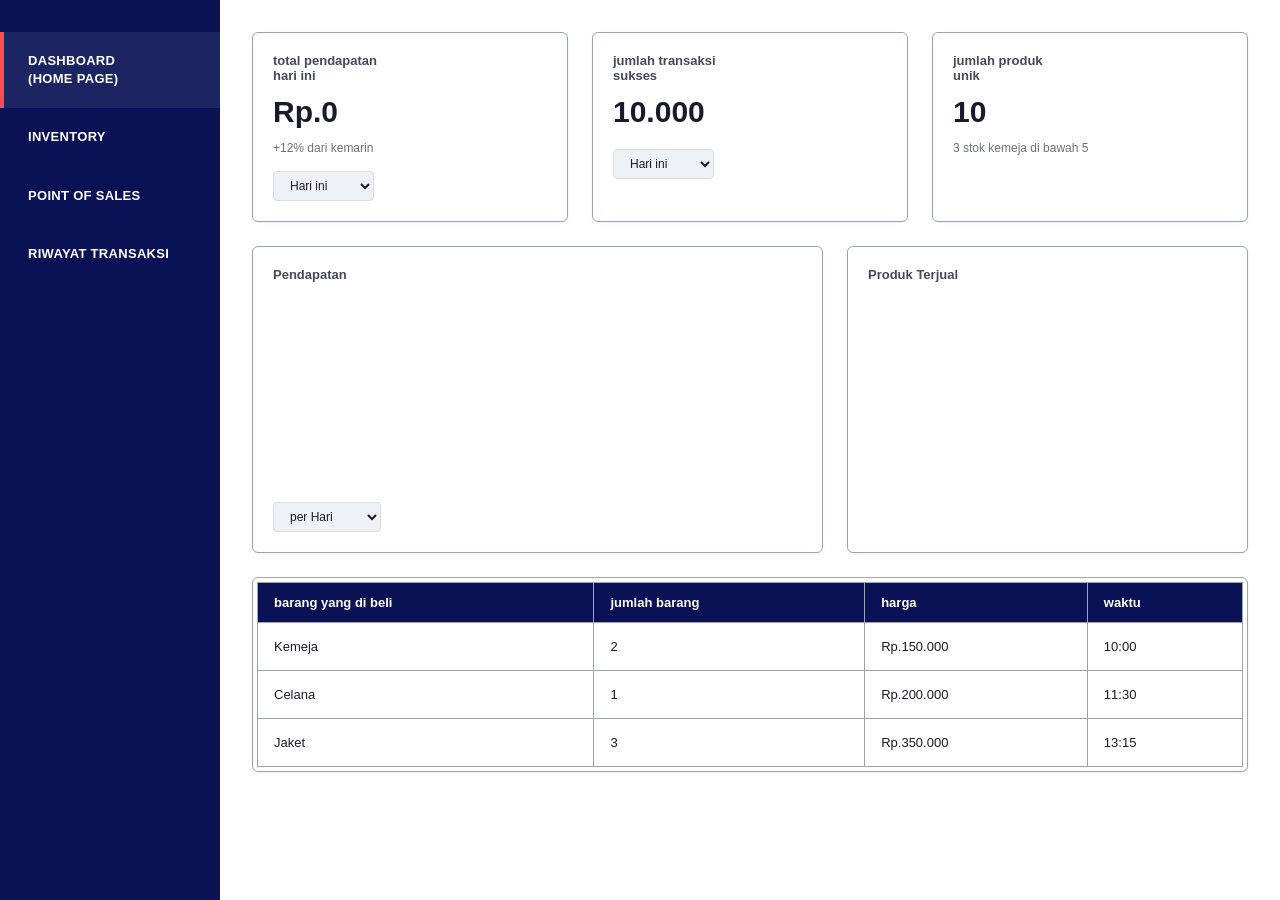
<file: index.html>
<!DOCTYPE html>

<html lang="id">
    <head>
        <meta charset="UTF-8">
        <meta name="viewport" content="width=device-width, initial-scale=1.0">
        <title>big shelf</title>
        <link rel="stylesheet" href="style.css">
    </head>
    <body class="page-dashboard">
        <aside class="sidebar">
            <nav class="sidemenu">
                <a class="dashboard" href="index.html">DASHBOARD<br>(HOME PAGE)</a>
                <a class="inven" href="inventory.html">INVENTORY</a>
                <a class="sales" href="pointofsales.html">POINT OF SALES</a>
                <a class="trans" href="riwayattransaksi.html">RIWAYAT TRANSAKSI</a>
            </nav>
        </aside>
        <main>
            <section class="pendapatan">
                <h3>total pendapatan<br>hari ini</h3>
                <h2 id="totalPendapatan">Rp.0</h2>
                <span>+12% dari kemarin</span>
                <select id="filterPendapatan">
                    <option value="hari">Hari ini</option>
                    <option value="minggu">Minggu ini</option>
                    <option value="bulan">Bulan ini</option>
                </select>
            </section>
            <section class="transaksi">
                <h3>jumlah transaksi<br>sukses</h3>
                <h2 id="jumlahTransaksi">10.000</h2>
                <select id="filterTransaksi">
                    <option value="hari">Hari ini</option>
                    <option value="minggu">Minggu ini</option>
                    <option value="bulan">Bulan ini</option>
                </select>
            </section>
            <section class="produk">
                <h3>jumlah produk<br>unik</h3>
                <h2 id="jumlahProduk">10</h2>
                <span id="infoStok">stok kemeja di bawah 5</span>
            </section>
            <section class="chartpendapatan">
                <h3>Pendapatan</h3>
                <canvas id="chartPendapatan"></canvas>
                <select id="filterChartPendapatan">
                    <option>per Hari</option>
                    <option>Per minggu</option>
                    <option>Per bulan</option>
                </select>
            </section>
            <section class="produkterjual">
                <h3>Produk Terjual</h3>
                <canvas id="chartProdukTerjual"></canvas>
            </section>
            <section class="">
                <table id="tabelTransaksi" border="1">
                    <tr>
                        <th>barang yang di beli</th>
                        <th>jumlah barang</th>
                        <th>harga</th>
                        <th>waktu</th>
                    </tr>
                </table>
            </section>
        </main>
        <script src="script.js"></script>
    </body>
</html>
</file>
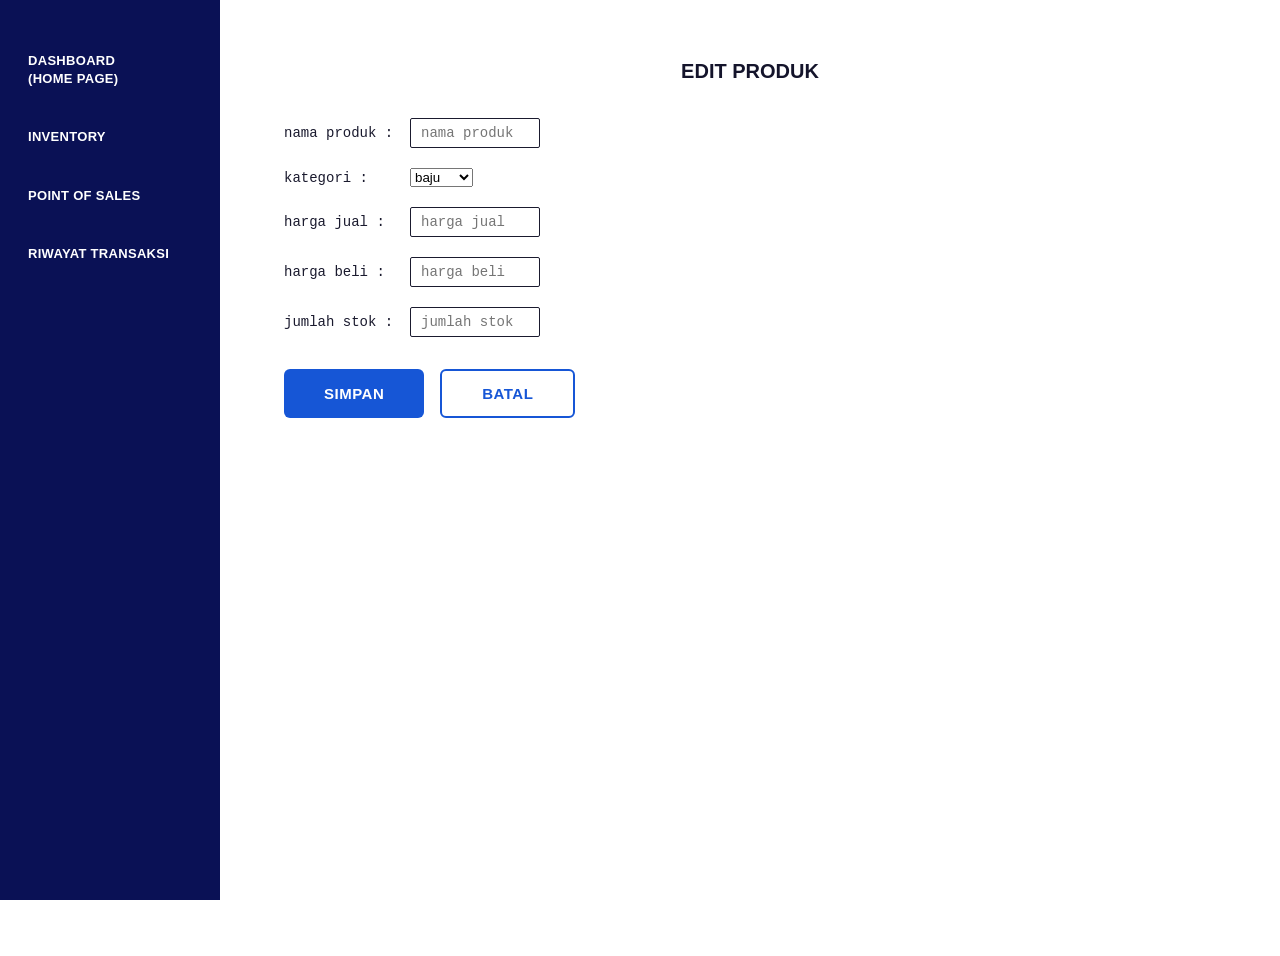
<file: editproduk.html>
<!DOCTYPE html>
<html lang="id">
<head>
    <meta charset="UTF-8">
    <meta name="viewport" content="width=device-width, initial-scale=1.0">
    <title>edit produk</title>
    <link rel="stylesheet" href="style.css">
</head>
<body>

    <aside class="sidebar">
        <nav class="sidemenu">
            <a class="dashboard" href="index.html">DASHBOARD<br>(HOME PAGE)</a>
            <a class="inven" href="inventory.html">INVENTORY</a>
            <a class="sales" href="pointofsales.html">POINT OF SALES</a>
            <a class="trans" href="riwayattransaksi.html">RIWAYAT TRANSAKSI</a>
        </nav>
    </aside>

    <h1>EDIT PRODUK</h1>

    <div class="form-row">
        <h3>nama produk :</h3>
        <input type="text" id="namaProduk" placeholder="nama produk">
    </div>

    <div class="form-row">
        <h3>kategori :</h3>
        <select id="kategori">
            <option value="1">baju</option>
            <option value="2">celana</option>
            <option value="3">sepatu</option>
        </select>
    </div>

    <div class="form-row">
        <h3>harga jual :</h3>
        <input type="number" id="hargaJual" placeholder="harga jual">
    </div>

    <div class="form-row">
        <h3>harga beli :</h3>
        <input type="number" id="hargaBeli" placeholder="harga beli">
    </div>

    <div class="form-row">
        <h3>jumlah stok :</h3>
        <input type="number" id="stok" placeholder="jumlah stok">
    </div>

    <div class="form-actions">
        <button type="button" class="btn-simpan" id="btnSimpan">SIMPAN</button>
        <button type="button" class="btn-batal" id="btnBatal">BATAL</button>
    </div>

    <script src="editproduk.js"></script>

</body>
</html>
</file>
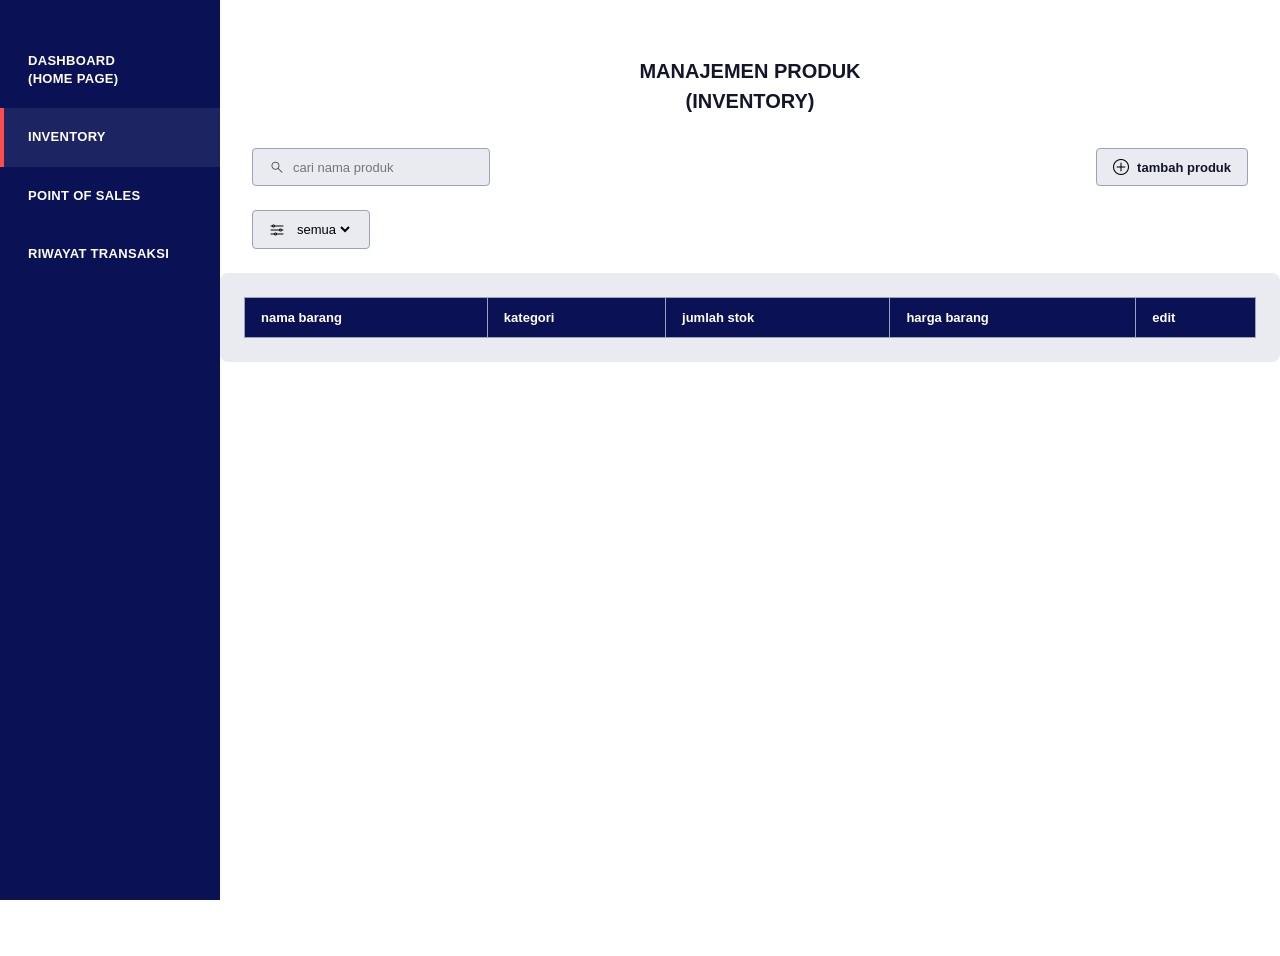
<file: inventory.html>
<!DOCTYPE html>
<html lang="id">
    <head>
        <meta charset="UTF-8">
        <meta name="viewport" content="width=device-width, initial-scale=1.0">
        <title>inventory</title>
        <link rel="stylesheet" href="style.css">
    </head>
    <body class="page-inventory">
        <aside class="sidebar">
            <nav class="sidemenu">
                <a class="dashboard" href="index.html">DASHBOARD<br>(HOME PAGE)</a>
                <a class="inven" href="inventory.html">INVENTORY</a>
                <a class="sales" href="pointofsales.html">POINT OF SALES</a>
                <a class="trans" href="riwayattransaksi.html">RIWAYAT TRANSAKSI</a>
            </nav>
        </aside>
        <h1>MANAJEMEN PRODUK<br>(INVENTORY)</h1>
        <div class="toolbar-row">
            <div class="searcproduk">
                <img src="glass.png"/>
                <input id="search" placeholder="cari nama produk">
            </div>
            <div class="tambahproduk">
                <img src="plus.png"/>
                <a href="tambahproduk.html">tambah produk</a>
            </div>
        </div>
        <div class="filterkategori">
            <img src="filter.png"/>
            <select id="Filter">
                <option value="semua">semua</option>
                <option value="baju">baju</option>
                <option value="celana">celana</option>
                <option value="sepatu">sepatu</option>
            </select>
        </div>
        <main>
            <table border="1" id="tabel">
                <tr>
                    <th>nama barang</th>
                    <th>kategori</th>
                    <th>jumlah stok</th>
                    <th>harga barang</th>
                    <th>edit</th>
                </tr>
            </table>
        </main>
        <script src="inventory.js"></script>
    </body>
</html>
</file>
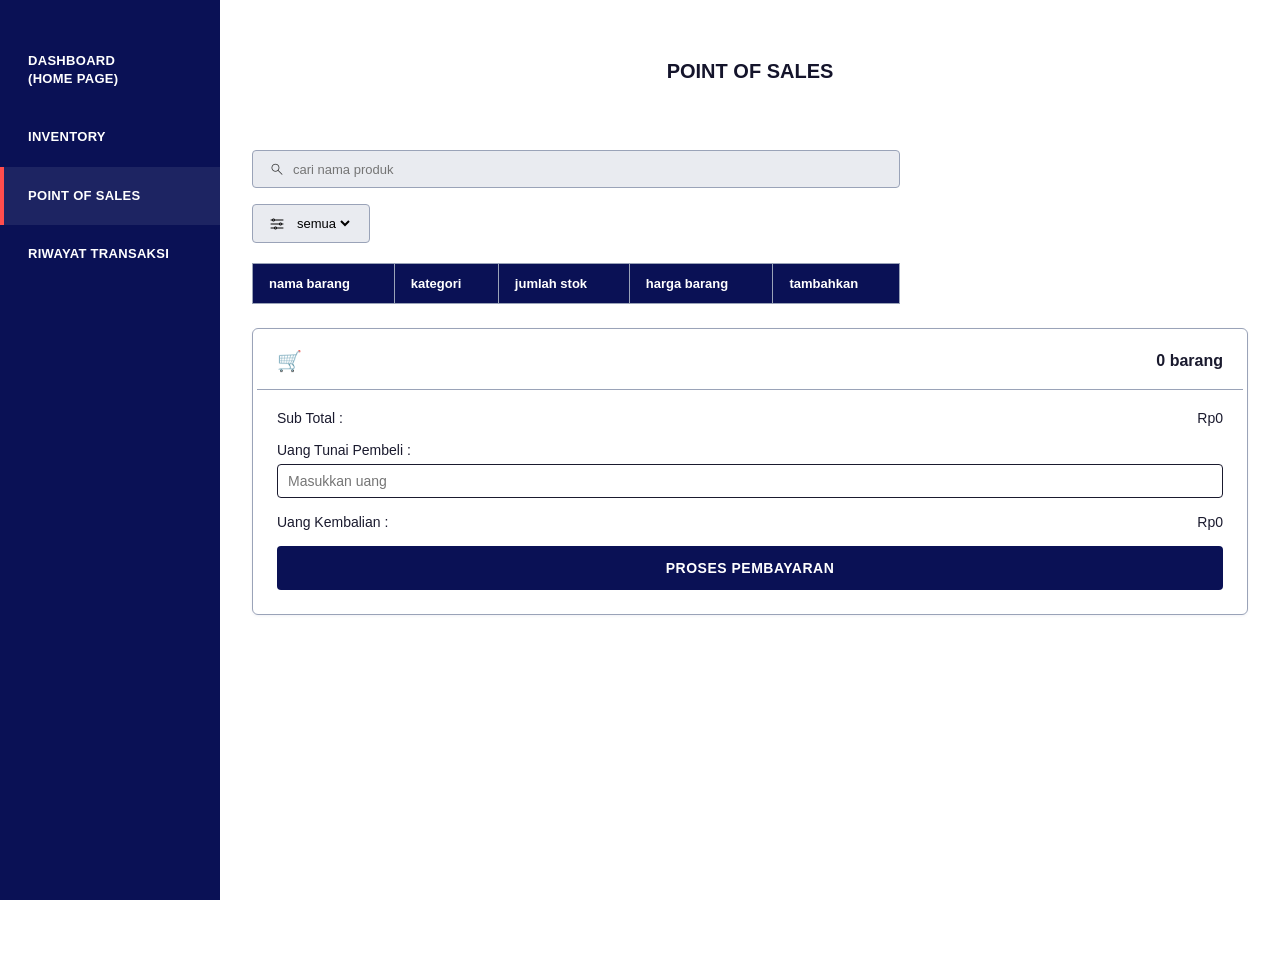
<file: pointofsales.html>
<!DOCTYPE html>
<html lang="id">
    <head>
        <meta charset="UTF-8">
        <meta name="viewport" content="width=device-width, initial-scale=1.0">
        <title>point of sales</title>
        <link rel="stylesheet" href="style.css">
    </head>
    <body class="page-sales">
        <aside class="sidebar">
            <nav class="sidemenu">
                <a class="dashboard" href="index.html">DASHBOARD<br>(HOME PAGE)</a>
                <a class="inven" href="inventory.html">INVENTORY</a>
                <a class="sales" href="pointofsales.html">POINT OF SALES</a>
                <a class="trans" href="riwayattransaksi.html">RIWAYAT TRANSAKSI</a>
            </nav>
        </aside>
        <h1>POINT OF SALES</h1>
        <main>
            <section class="produk-section">
                    <div class="searcproduk">
                        <img src="glass.png"/>
                        <input id="search" placeholder="cari nama produk">
                    </div>
                    <div class="filterkategori">
                        <img src="filter.png"/>
                        <select id="filter">
                            <option value="semua">semua</option>
                            <option value="baju">baju</option>
                            <option value="celana">celana</option>
                            <option value="sepatu">sepatu</option>
                        </select>
                    </div>
                    <table border="1" id="tabel">
                        <tr>
                            <th>nama barang</th>
                            <th>kategori</th>
                            <th>jumlah stok</th>
                            <th>harga barang</th>
                            <th>tambahkan</th>
                        </tr>
                    </table>
            </section>
            <section class="keranjang">
                <div class="header-keranjang">
                    <div class="icon-keranjang">
                        🛒
                    </div>
                    <div class="jumlah-barang" id="jumlahBarang">
                        0 barang
                    </div>
                </div>
                <div class="daftar-keranjang" id="daftarKeranjang">

                </div>
                <div class="pembayaran">
                    <div class="subtotal">
                        <span>
                            Sub Total :
                        </span>
                        <span id="subtotal">
                            Rp0
                        </span>
                    </div>
                    <div class="uang-pembeli">
                        <label for="uangPembeli">
                            Uang Tunai Pembeli :
                        </label>
                        <input
                            type="number"
                            id="uangPembeli"
                            placeholder="Masukkan uang"
                        >
                    </div>
                    <div class="kembalian">
                        <span>
                            Uang Kembalian :
                        </span>
                        <span id="uangKembalian">
                            Rp0
                        </span>

                    </div>
                    <button id="prosesPembayaran">
                        PROSES PEMBAYARAN
                    </button>
                </div>
            </section>
        </main>
        <script src="pointofsales.js"></script>
    </body>
</html>
</file>
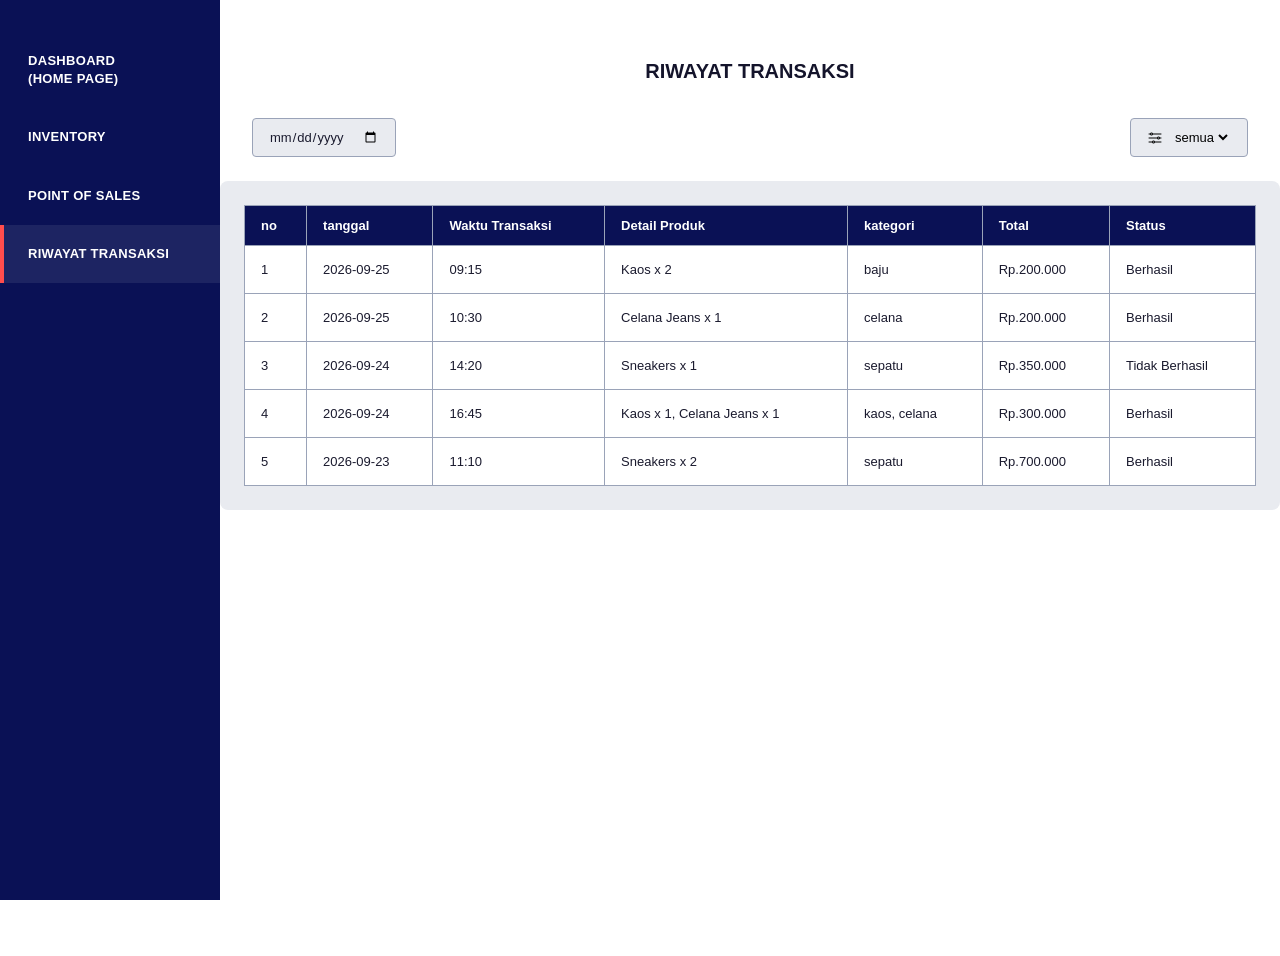
<file: riwayattransaksi.html>
<!DOCTYPE html>
<html lang="id">
    <head>
        <meta charset="UTF-8">
        <meta name="viewport" content="width=device-width, initial-scale=1.0">
        <title>inventory</title>
        <link rel="stylesheet" href="style.css">
    </head>
    <body class="page-transaksi">
        <aside class="sidebar">
            <nav class="sidemenu">
                <a class="dashboard" href="index.html">DASHBOARD<br>(HOME PAGE)</a>
                <a class="inven" href="inventory.html">INVENTORY</a>
                <a class="sales" href="pointofsales.html">POINT OF SALES</a>
                <a class="trans" href="riwayattransaksi.html">RIWAYAT TRANSAKSI</a>
            </nav>
        </aside>
        <h1>RIWAYAT TRANSAKSI</h1>
        <div class="toolbar-row">
            <div class="pilihtanggal">
                <input type="date" id="filterTanggal">
            </div>
            <div class="filterkategori">
                <img src="filter.png"/>
                <select id="Filter">
                    <option value="semua">semua</option>
                    <option value="baju">baju</option>
                    <option value="celana">celana</option>
                    <option value="sepatu">sepatu</option>
                </select>
            </div>
        </div>
        <main>
            <table border="1" id="tabel">
                <tr>
                    <th>no</th>
                    <th>tanggal</th>
                    <th>Waktu Transaksi</th>
                    <th>Detail Produk</th>
                    <th>kategori</th>
                    <th>Total</th>
                    <th>Status</th>
                </tr>
            </table>
        </main>
        <script src="riwayattransaksi.js"></script>
    </body>
</html>
</file>
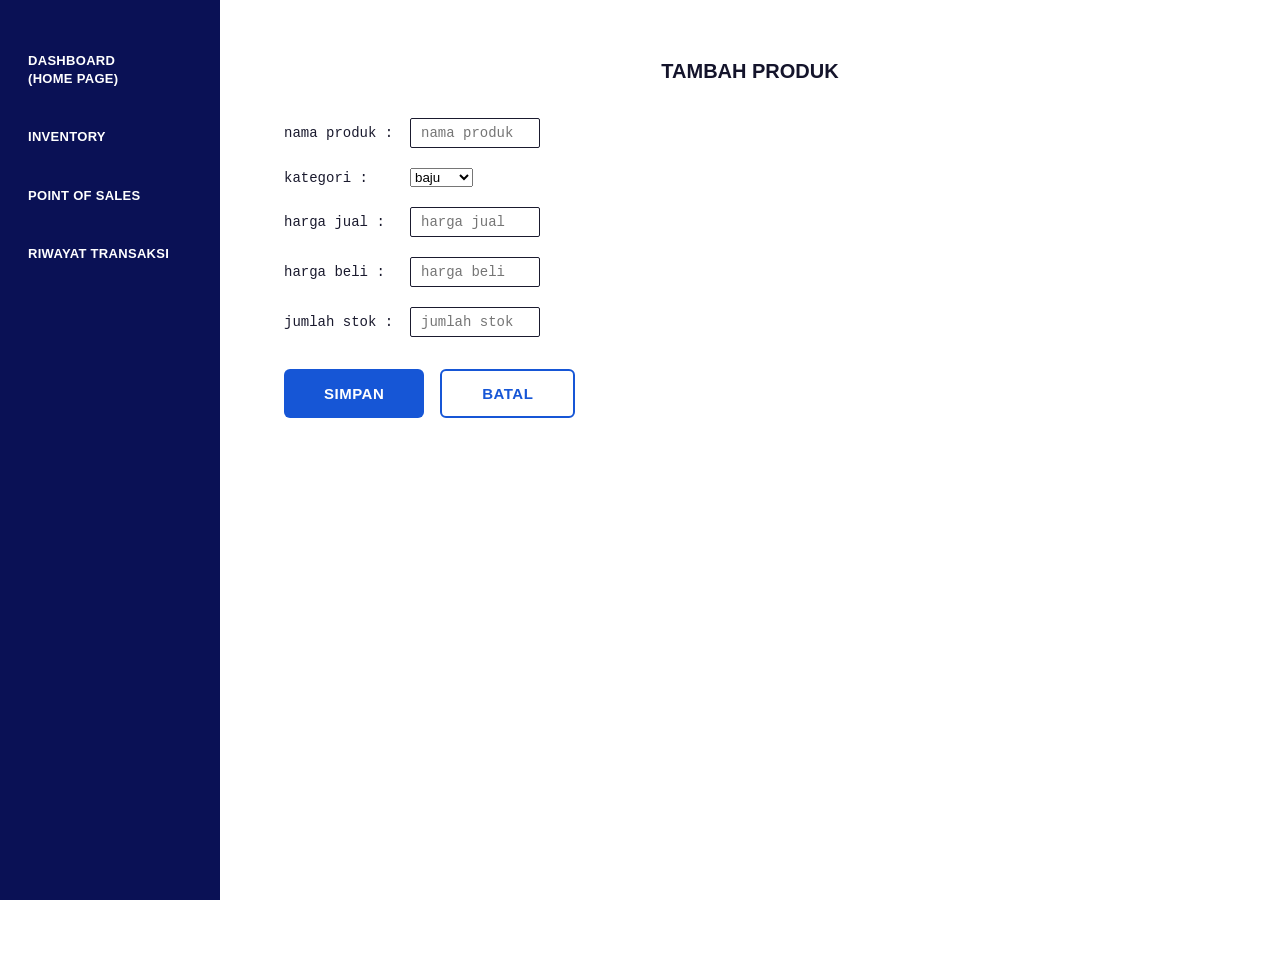
<file: tambahproduk.html>
<!DOCTYPE html>
<html lang="id">
    <head>
        <meta charset="UTF-8">
        <meta name="viewport" content="width=device-width, initial-scale=1.0">
        <title>tambah produk</title>
        <link rel="stylesheet" href="style.css">
    </head>
    <body>
        <aside class="sidebar">
            <nav class="sidemenu">
                <a class="dashboard" href="index.html">DASHBOARD<br>(HOME PAGE)</a>
                <a class="inven" href="inventory.html">INVENTORY</a>
                <a class="sales" href="pointofsales.html">POINT OF SALES</a>
                <a class="trans" href="riwayattransaksi.html">RIWAYAT TRANSAKSI</a>
            </nav>
        </aside>
        <h1>TAMBAH PRODUK</h1>

        <div class="form-row">
            <h3>nama produk :</h3>
            <input type="text" id="namaProduk" placeholder="nama produk">
        </div>

        <div class="form-row">
            <h3>kategori :</h3>
            <select id="kategori">
                <option value="1">baju</option>
                <option value="2">celana</option>
                <option value="3">sepatu</option>
            </select>
        </div>

        <div class="form-row">
            <h3>harga jual :</h3>
            <input type="number" id="hargaJual" placeholder="harga jual">
        </div>

        <div class="form-row">
            <h3>harga beli :</h3>
            <input type="number" id="hargaBeli" placeholder="harga beli">
        </div>

        <div class="form-row">
            <h3>jumlah stok :</h3>
            <input type="number" id="stok" placeholder="jumlah stok">
        </div>
        <div class="form-actions">
            <button type="submit" class="btn-simpan">SIMPAN</button>
            <button type="button" class="btn-batal" id="btnBatal">BATAL</button>
        </div>
        <script src="tambahproduk.js"></script>
    </body>
</html>
</file>
<file: style.css>
/* ===== Reset & base ===== */
* {
  margin: 0;
  padding: 0;
  box-sizing: border-box;
}

body {
  font-family: 'Segoe UI', Arial, sans-serif;
  background: #ffffff;
  color: #1a1a2e;
  min-height: 100vh;
  padding-left: 220px; /* reserves space for the fixed sidebar on every page */
}

/* ===== Sidebar (fixed so it works the same on every page, however many
   sections that page has after it) ===== */
.sidebar {
  position: fixed;
  top: 0;
  left: 0;
  width: 220px;
  height: 100vh;
  background: #0a1155;
}

.sidemenu {
  display: flex;
  flex-direction: column;
  padding-top: 32px;
}

.sidemenu a {
  color: #ffffff;
  text-decoration: none;
  font-size: 13px;
  font-weight: 600;
  letter-spacing: 0.3px;
  padding: 20px 24px;
  line-height: 1.4;
  border-left: 4px solid transparent;
  transition: background 0.15s ease, border-color 0.15s ease;
}

.sidemenu a:hover {
  background: rgba(255, 255, 255, 0.08);
}

/* Active page indicator — lit up based on a class on <body>, e.g.
   <body class="page-dashboard">. Add the matching class per page
   (see note) so the correct link highlights on each page. */
.page-dashboard .sidemenu a.dashboard,
.page-inventory .sidemenu a.inven,
.page-sales .sidemenu a.sales,
.page-transaksi .sidemenu a.trans {
  background: rgba(255, 255, 255, 0.08);
  border-left-color: #ff4d4d;
}

/* ===== Page header (Inventory, etc.) ===== */
body > h1 {
  text-align: center;
  font-size: 20px;
  font-weight: 700;
  color: #14142b;
  line-height: 1.5;
  margin: 56px 0 32px;
}

/* ===== Toolbar row: search box (left) + add-product (right) ===== */
.toolbar-row {
  display: flex;
  justify-content: space-between;
  align-items: center;
  flex-wrap: wrap;
  gap: 16px;
  margin: 0 32px 24px;
}

.searcproduk,
.tambahproduk,
.filterkategori,
.pilihtanggal {
  display: inline-flex;
  align-items: center;
  gap: 8px;
  background: #e9ebf0;
  border: 1.5px solid #9aa3b8;
  border-radius: 4px;
  padding: 10px 16px;
}

.filterkategori {
  width: fit-content;
  margin: 0 32px 24px;
}

/* When filterkategori sits inside a .toolbar-row alongside another box
   (e.g. Riwayat Transaksi's date picker), let the row's own gap/justify
   handle spacing instead of this standalone margin */
.toolbar-row .filterkategori {
  margin: 0;
}

.pilihtanggal input[type="date"] {
  border: none;
  outline: none;
  background: transparent;
  font-size: 13px;
  font-family: inherit;
  color: #1a1a2e;
}

.searcproduk img,
.tambahproduk img,
.filterkategori img {
  width: 16px;
  height: 16px;
}

.searcproduk input {
  border: none;
  outline: none;
  background: transparent;
  font-size: 13px;
  width: 180px;
}

.filterkategori select {
  border: none;
  outline: none;
  background: transparent;
  font-size: 13px;
}

.tambahproduk a {
  color: #14142b;
  text-decoration: none;
  font-size: 13px;
  font-weight: 600;
}

/* ===== Main content ===== */
main {
  padding: 32px;
  display: grid;
  grid-template-columns: repeat(12, 1fr);
  gap: 24px;
  align-content: start;
}

/* Dashboard's stat cards */
.pendapatan,
.transaksi,
.produk {
  grid-column: span 4;
  background: #ffffff;
  border-radius: 6px;
  border: 1.5px solid #9aa3b8;
  box-shadow: 0 1px 3px rgba(10, 17, 85, 0.06);
  padding: 20px;
  display: flex;
  flex-direction: column;
  gap: 8px;
}

.pendapatan h3,
.transaksi h3,
.produk h3 {
  font-size: 13px;
  font-weight: 600;
  color: #444a5a;
}

.pendapatan h2,
.transaksi h2,
.produk h2 {
  font-size: 30px;
  font-weight: 700;
  margin: 4px 0;
}

.pendapatan span,
.produk span {
  font-size: 12px;
  color: #6b7280;
}

.pendapatan select,
.transaksi select,
.chartpendapatan select {
  align-self: flex-start;
  margin-top: 8px;
  padding: 6px 12px;
  font-size: 12px;
  background: #eef1f6;
  border: 1px solid #d7dbe4;
  border-radius: 4px;
  color: #1a1a2e;
}

/* Dashboard charts row */
.chartpendapatan,
.produkterjual {
  background: #ffffff;
  border-radius: 6px;
  border: 1.5px solid #9aa3b8;
  box-shadow: 0 1px 3px rgba(10, 17, 85, 0.06);
  padding: 20px;
  display: flex;
  flex-direction: column;
}

.chartpendapatan {
  grid-column: span 7;
}

.produkterjual {
  grid-column: span 5;
}

.chartpendapatan h3,
.produkterjual h3 {
  font-size: 13px;
  font-weight: 600;
  color: #444a5a;
  margin-bottom: 12px;
}

.chartpendapatan canvas,
.produkterjual canvas {
  width: 100% !important;
  height: 200px !important;
}

/* Dashboard's <section> wrapper around its transaction table */
main > section:last-child {
  grid-column: 1 / -1;
  background: #ffffff;
  border-radius: 6px;
  border: 1.5px solid #9aa3b8;
  box-shadow: 0 1px 3px rgba(10, 17, 85, 0.06);
  padding: 4px;
}

/* Inventory: table sits directly in <main>, wrapped in a soft grey card
   that spans the full content width, matching the toolbar row above it */
main:has(> table) {
  grid-column: 1 / -1;
  background: #e9ebf0;
  border-radius: 8px;
  padding: 24px;
}

/* ===== Tables (Dashboard's transaction table, Inventory's product table) ===== */
table {
  grid-column: 1 / -1;
  width: 100%;
  border-collapse: collapse;
  background: #ffffff;
}

table, th, td {
  border: 1.5px solid #9aa3b8;
}

th {
  background: #0a1155;
  color: #ffffff;
  font-size: 13px;
  font-weight: 600;
  padding: 12px 16px;
  text-align: left;
}

td {
  padding: 16px;
  font-size: 13px;
  color: #1a1a2e;
}

/* Inventory action buttons */
td button {
  font-size: 12px;
  padding: 6px 12px;
  margin-right: 6px;
  border: 1.5px solid #9aa3b8;
  border-radius: 4px;
  background: #eef1f6;
  color: #1a1a2e;
  cursor: pointer;
}

td button:hover {
  background: #dfe3ec;
}

/* ===== Tambah Produk form ===== */
.form-row {
  display: flex;
  align-items: center;
  gap: 16px;
  margin: 0 0 20px 64px;
}

.form-row h3 {
  width: 110px;
  flex-shrink: 0;
  font-family: 'Courier New', Courier, monospace;
  font-size: 14px;
  font-weight: 400;
  color: #1a1a2e;
}

.form-row input {
  width: 130px;
  padding: 6px 10px;
  font-family: 'Courier New', Courier, monospace;
  font-size: 14px;
  border: 1px solid #1a1a2e;
  border-radius: 2px;
  background: #ffffff;
}

.form-actions {
  display: flex;
  gap: 16px;
  margin: 32px 0 32px 64px;
}

.btn-simpan,
.btn-batal {
  padding: 14px 40px;
  font-size: 15px;
  font-weight: 700;
  letter-spacing: 0.5px;
  border-radius: 6px;
  cursor: pointer;
}

.btn-simpan {
  background: #1656d6;
  color: #ffffff;
  border: none;
}

.btn-simpan:hover {
  background: #1247b3;
}

.btn-batal {
  background: #ffffff;
  color: #1656d6;
  border: 2px solid #1656d6;
}

.btn-batal:hover {
  background: #eaf0fd;
}

/* ===== Point of Sales ===== */
main:has(.produk-section) {
  grid-template-columns: 2fr 1fr;
  align-items: start;
}

.produk-section {
  grid-column: span 1;
  display: flex;
  flex-direction: column;
}

.produk-section .searcproduk {
  margin: 0 0 16px;
}

.produk-section .filterkategori {
  margin: 0 0 20px;
  width: fit-content;
}

.daftar-produk {
  border: 1.5px solid #9aa3b8;
  border-radius: 4px;
  background: #ffffff;
  padding: 16px;
  display: grid;
  grid-template-columns: repeat(2, 1fr);
  gap: 16px;
  min-height: 200px;
}

.produk-card {
  aspect-ratio: 1;
  border: 1.5px solid #1a1a2e;
  border-radius: 4px;
  overflow: hidden;
  display: flex;
  align-items: center;
  justify-content: center;
  cursor: pointer;
  background: #ffffff;
}

.produk-card:hover {
  border-color: #1656d6;
}

.produk-card img {
  width: 100%;
  height: 100%;
  object-fit: cover;
}

/* Cart panel */
.keranjang {
  grid-column: span 1;
  border: 1.5px solid #9aa3b8;
  border-radius: 4px;
  background: #ffffff;
  display: flex;
  flex-direction: column;
  overflow: hidden;
}

.header-keranjang {
  display: flex;
  align-items: center;
  justify-content: space-between;
  padding: 16px 20px;
  border-bottom: 1.5px solid #9aa3b8;
  font-size: 16px;
  font-weight: 700;
}

.icon-keranjang {
  font-size: 20px;
}

.daftar-keranjang {
    display: flex;
    flex-direction: column;
    max-height: 300px;
    overflow-y: auto;
}

.keranjang-item {
  display: flex;
  align-items: center;
  justify-content: space-between;
  padding: 14px 20px;
  border-bottom: 1px solid #d7dbe4;
  font-size: 14px;
}

.qty-controls {
  display: flex;
  align-items: center;
  gap: 10px;
}

.qty-controls button {
  width: 24px;
  height: 24px;
  border-radius: 50%;
  border: 1.5px solid #9aa3b8;
  background: #eef1f6;
  font-size: 14px;
  line-height: 1;
  cursor: pointer;
}

.qty-controls button:hover {
  background: #dfe3ec;
}

.pembayaran {
  padding: 20px;
  display: flex;
  flex-direction: column;
  gap: 16px;
  margin-top: auto;
}

.subtotal,
.kembalian {
  display: flex;
  justify-content: space-between;
  font-size: 14px;
}

.uang-pembeli {
  display: flex;
  flex-direction: column;
  gap: 6px;
  font-size: 14px;
}

.uang-pembeli input {
  padding: 8px 10px;
  border: 1px solid #1a1a2e;
  border-radius: 4px;
  font-size: 14px;
}

#prosesPembayaran {
  background: #0a1155;
  color: #ffffff;
  border: none;
  padding: 14px;
  font-size: 14px;
  font-weight: 700;
  letter-spacing: 0.5px;
  border-radius: 4px;
  cursor: pointer;
}

#prosesPembayaran:hover {
  background: #141d70;
}

/* ===== Responsive ===== */
@media (max-width: 900px) {
  body {
    padding-left: 0;
    padding-top: 60px;
  }

  .sidebar {
    position: static;
    width: 100%;
    height: auto;
  }

  .sidemenu {
    flex-direction: row;
    flex-wrap: wrap;
    height: auto;
    padding: 16px;
  }

  .sidemenu a {
    border-left: none;
    border-bottom: 4px solid transparent;
  }

  .page-dashboard .sidemenu a.dashboard,
  .page-inventory .sidemenu a.inven,
  .page-sales .sidemenu a.sales,
  .page-transaksi .sidemenu a.trans {
    border-bottom-color: #ff4d4d;
  }

  main {
    grid-template-columns: 1fr;
  }

  .pendapatan,
  .transaksi,
  .produk,
  .chartpendapatan,
  .produkterjual {
    grid-column: 1;
  }

  .toolbar-row {
    flex-direction: column;
    align-items: stretch;
    margin: 0 16px 16px;
  }

  .searcproduk,
  .tambahproduk,
  .filterkategori {
    width: 100%;
    margin: 0 0 12px !important;
  }

  .form-row,
  .form-actions {
    margin-left: 16px;
    margin-right: 16px;
  }

  .form-row input {
    flex: 1;
  }

  main:has(.produk-section) {
    grid-template-columns: 1fr;
  }
}
</file>
